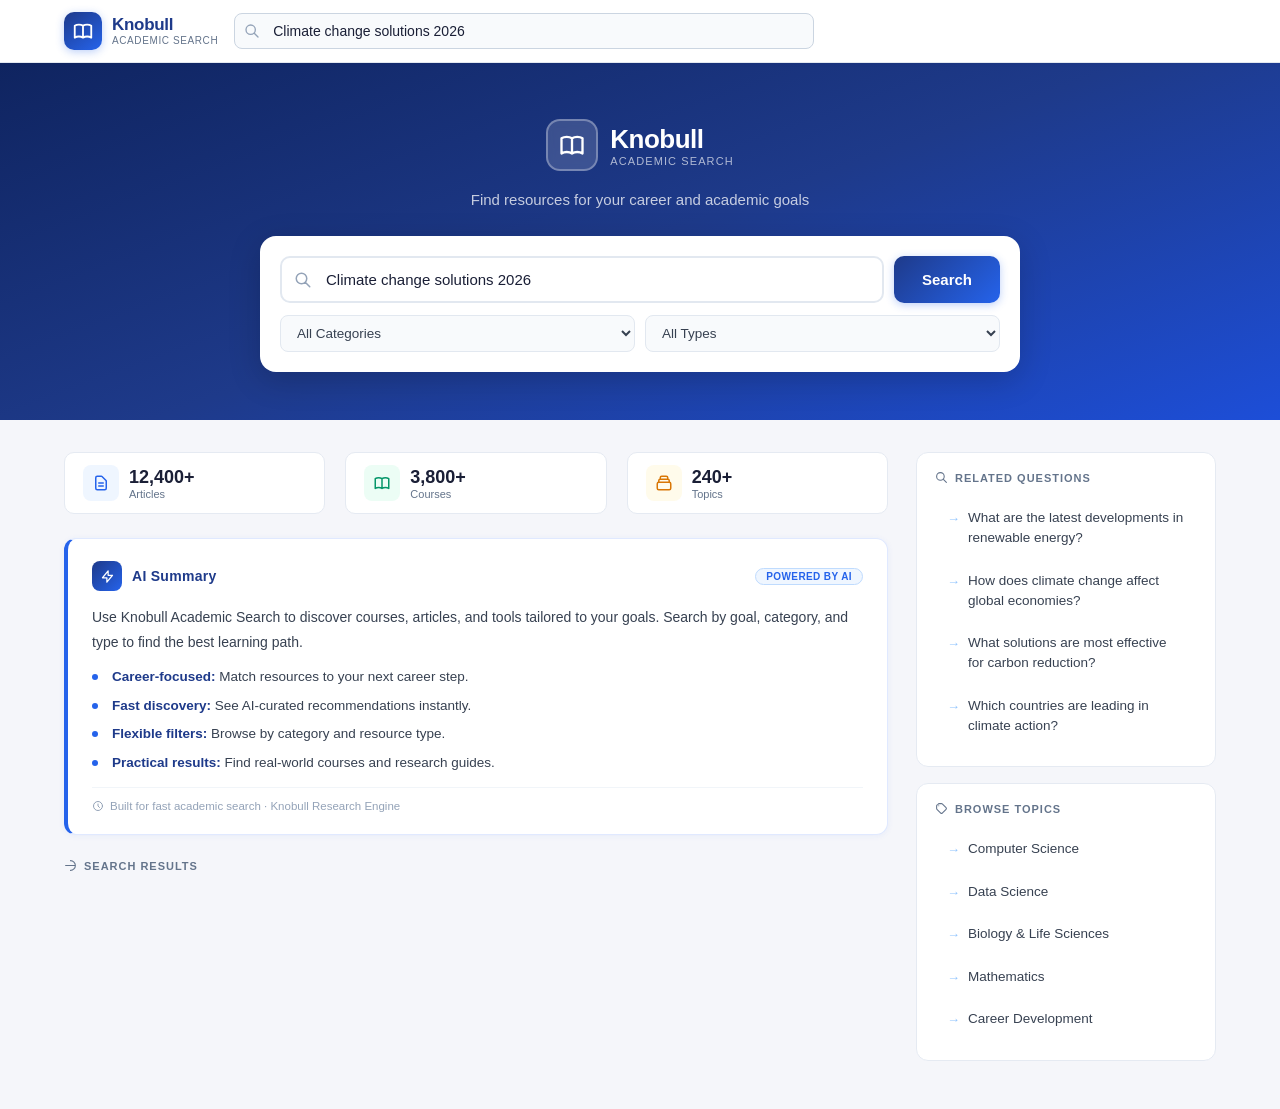
<file: public/index.html>
<!DOCTYPE html>
<html lang="en">
<head>
    <meta charset="UTF-8" />
    <meta name="viewport" content="width=device-width, initial-scale=1.0" />
    <title>Knobull Academic Search</title>
    <link rel="stylesheet" href="style.css" />
</head>
<body>

    <!-- ══ HEADER ══ -->
    <header>
        <div class="header-inner">
            <a href="#" class="logo">
                <div class="logo-mark">
                    <svg fill="none" stroke="currentColor" viewBox="0 0 24 24">
                        <path stroke-linecap="round" stroke-linejoin="round" stroke-width="2"
                            d="M12 6.253v13m0-13C10.832 5.477 9.246 5 7.5 5S4.168 5.477 3 6.253v13C4.168 18.477 5.754 18 7.5 18s3.332.477 4.5 1.253m0-13C13.168 5.477 14.754 5 16.5 5c1.747 0 3.332.477 4.5 1.253v13C19.832 18.477 18.247 18 16.5 18c-1.746 0-3.332.477-4.5 1.253"/>
                    </svg>
                </div>
                <div class="logo-text">
                    <span class="brand">Knobull</span>
                    <span class="sub">Academic Search</span>
                </div>
            </a>
            <div class="header-search">
                <svg fill="none" stroke="currentColor" viewBox="0 0 24 24">
                    <path stroke-linecap="round" stroke-linejoin="round" stroke-width="2"
                        d="M21 21l-6-6m2-5a7 7 0 11-14 0 7 7 0 0114 0z"/>
                </svg>
                <input type="text" placeholder="Search papers, topics, courses…" value="Climate change solutions 2026" />
            </div>
        </div>
    </header>

    <!-- ══ HERO ══ -->
    <div class="hero">
        <div class="hero-logo">
            <div class="hero-logo-mark">
                <svg fill="none" stroke="currentColor" viewBox="0 0 24 24">
                    <path stroke-linecap="round" stroke-linejoin="round" stroke-width="2"
                        d="M12 6.253v13m0-13C10.832 5.477 9.246 5 7.5 5S4.168 5.477 3 6.253v13C4.168 18.477 5.754 18 7.5 18s3.332.477 4.5 1.253m0-13C13.168 5.477 14.754 5 16.5 5c1.747 0 3.332.477 4.5 1.253v13C19.832 18.477 18.247 18 16.5 18c-1.746 0-3.332.477-4.5 1.253"/>
                </svg>
            </div>
            <div class="hero-logo-text">
                <div class="brand">Knobull</div>
                <div class="sub">Academic Search</div>
            </div>
        </div>

        <h2>Find resources for your career and academic goals</h2>

        <div class="search-card">
            <div class="search-row">
                <div class="search-input-wrap">
                    <svg fill="none" stroke="currentColor" viewBox="0 0 24 24">
                        <path stroke-linecap="round" stroke-linejoin="round" stroke-width="2"
                            d="M21 21l-6-6m2-5a7 7 0 11-14 0 7 7 0 0114 0z"/>
                    </svg>
                    <input type="text" id="goalInput" placeholder="e.g. I want to learn Go..."
                        autocomplete="off" value="Climate change solutions 2026" />
                </div>
                <button class="search-btn" id="searchBtn">Search</button>
            </div>
            <div class="filter-row">
                <select id="categoryFilter">
                    <option value="">All Categories</option>
                    <option value="Computer Science">Computer Science</option>
                    <option value="Career Advice">Career Advice</option>
                    <option value="Data Science">Data Science</option>
                    <option value="Research Tool">Research Tool</option>
                    <option value="Healthcare">Healthcare</option>
                    <option value="Architecture">Architecture</option>
                    <option value="Marketing">Marketing</option>
                    <option value="Game Design">Game Design</option>
                    <option value="Biology">Biology</option>
                    <option value="Science">Science</option>
                    <option value="Mathematics">Mathematics</option>
                    <option value="Technology">Technology</option>
                </select>
                <select id="typeFilter">
                    <option value="">All Types</option>
                    <option value="external_course">External Courses &amp; Tools</option>
                    <option value="internal_article">Internal Articles</option>
                </select>
            </div>
        </div>
    </div>

    <!-- ══ LOADING ══ -->
    <div id="loadingIndicator">Loading recommendations...</div>

    <!-- ══ MAIN ══ -->
    <div class="main-content">
        <div>

            <!-- Stats Bar -->
            <div class="stats-bar">
                <div class="stat">
                    <div class="stat-icon blue">
                        <svg fill="none" stroke="currentColor" viewBox="0 0 24 24">
                            <path stroke-linecap="round" stroke-linejoin="round" stroke-width="2"
                                d="M9 12h6m-6 4h6m2 5H7a2 2 0 01-2-2V5a2 2 0 012-2h5.586a1 1 0 01.707.293l5.414 5.414a1 1 0 01.293.707V19a2 2 0 01-2 2z"/>
                        </svg>
                    </div>
                    <div class="stat-body">
                        <div class="num">12,400+</div>
                        <div class="lbl">Articles</div>
                    </div>
                </div>
                <div class="stat">
                    <div class="stat-icon green">
                        <svg fill="none" stroke="currentColor" viewBox="0 0 24 24">
                            <path stroke-linecap="round" stroke-linejoin="round" stroke-width="2"
                                d="M12 6.253v13m0-13C10.832 5.477 9.246 5 7.5 5S4.168 5.477 3 6.253v13C4.168 18.477 5.754 18 7.5 18s3.332.477 4.5 1.253m0-13C13.168 5.477 14.754 5 16.5 5c1.747 0 3.332.477 4.5 1.253v13C19.832 18.477 18.247 18 16.5 18c-1.746 0-3.332.477-4.5 1.253"/>
                        </svg>
                    </div>
                    <div class="stat-body">
                        <div class="num">3,800+</div>
                        <div class="lbl">Courses</div>
                    </div>
                </div>
                <div class="stat">
                    <div class="stat-icon amber">
                        <svg fill="none" stroke="currentColor" viewBox="0 0 24 24">
                            <path stroke-linecap="round" stroke-linejoin="round" stroke-width="2"
                                d="M19 11H5m14 0a2 2 0 012 2v6a2 2 0 01-2 2H5a2 2 0 01-2-2v-6a2 2 0 012-2m14 0V9a2 2 0 00-2-2M5 11V9a2 2 0 012-2m0 0V5a2 2 0 012-2h6a2 2 0 012 2v2M7 7h10"/>
                        </svg>
                    </div>
                    <div class="stat-body">
                        <div class="num">240+</div>
                        <div class="lbl">Topics</div>
                    </div>
                </div>
            </div>

            <!-- AI Summary -->
            <div class="ai-summary">
                <div class="ai-header">
                    <div class="ai-badge">
                        <svg fill="none" stroke="currentColor" viewBox="0 0 24 24">
                            <path stroke-linecap="round" stroke-linejoin="round" stroke-width="2"
                                d="M13 10V3L4 14h7v7l9-11h-7z"/>
                        </svg>
                    </div>
                    <span>AI Summary</span>
                    <span class="ai-tag">Powered by AI</span>
                </div>
                <div class="ai-body">
                    <p id="summaryText">
                        Use Knobull Academic Search to discover courses, articles, and tools tailored
                        to your goals. Search by goal, category, and type to find the best learning path.
                    </p>
                    <ul>
                        <li><strong>Career-focused:</strong> Match resources to your next career step.</li>
                        <li><strong>Fast discovery:</strong> See AI-curated recommendations instantly.</li>
                        <li><strong>Flexible filters:</strong> Browse by category and resource type.</li>
                        <li><strong>Practical results:</strong> Find real-world courses and research guides.</li>
                    </ul>
                </div>
                <div class="ai-footer">
                    <svg fill="none" stroke="currentColor" viewBox="0 0 24 24">
                        <path stroke-linecap="round" stroke-linejoin="round" stroke-width="2"
                            d="M12 8v4l3 3m6-3a9 9 0 11-18 0 9 9 0 0118 0z"/>
                    </svg>
                    Built for fast academic search · Knobull Research Engine
                </div>
            </div>

            <!-- Results Section -->
            <div class="section-label">
                <svg fill="none" stroke="currentColor" viewBox="0 0 24 24">
                    <path stroke-linecap="round" stroke-linejoin="round" stroke-width="2"
                        d="M21 12a9 9 0 01-9 9m9-9a9 9 0 00-9-9m9 9H3"/>
                </svg>
                Search Results
            </div>
            <div id="summaryLabel" class="section-label"></div>
            <div class="results" id="resultsContainer"></div>

        </div>

        <!-- ══ SIDEBAR ══ -->
        <aside class="sidebar">
            <div class="sidebar-card">
                <div class="section-label">
                    <svg fill="none" stroke="currentColor" viewBox="0 0 24 24">
                        <path stroke-linecap="round" stroke-linejoin="round" stroke-width="2"
                            d="M21 21l-6-6m2-5a7 7 0 11-14 0 7 7 0 0114 0z"/>
                    </svg>
                    Related Questions
                </div>
                <a href="#" class="related-item">What are the latest developments in renewable energy?</a>
                <a href="#" class="related-item">How does climate change affect global economies?</a>
                <a href="#" class="related-item">What solutions are most effective for carbon reduction?</a>
                <a href="#" class="related-item">Which countries are leading in climate action?</a>
            </div>

            <div class="sidebar-card">
                <div class="section-label">
                    <svg fill="none" stroke="currentColor" viewBox="0 0 24 24">
                        <path stroke-linecap="round" stroke-linejoin="round" stroke-width="2"
                            d="M7 7h.01M7 3h5c.512 0 1.024.195 1.414.586l7 7a2 2 0 010 2.828l-7 7a2 2 0 01-2.828 0l-7-7A2 2 0 013 12V7a2 2 0 012-2z"/>
                    </svg>
                    Browse Topics
                </div>
                <a href="#" class="related-item">Computer Science</a>
                <a href="#" class="related-item">Data Science</a>
                <a href="#" class="related-item">Biology &amp; Life Sciences</a>
                <a href="#" class="related-item">Mathematics</a>
                <a href="#" class="related-item">Career Development</a>
            </div>
        </aside>
    </div>

    <script src="app.js"></script>
</body>
</html>
</file>
<file: public/style.css>
/* ── Reset ── */
* {
    box-sizing: border-box;
    margin: 0;
    padding: 0;
}

/* ── Base ── */
body {
    font-family: -apple-system, BlinkMacSystemFont, 'Segoe UI', Georgia, sans-serif;
    min-height: 100vh;
    background: #f5f6fa;
    color: #1a1f36;
}

/* ══════════════════════════════
   HEADER
══════════════════════════════ */
header {
    position: sticky;
    top: 0;
    z-index: 50;
    background: #fff;
    border-bottom: 1px solid #e3e8f0;
    box-shadow: 0 1px 4px rgba(30, 41, 90, 0.06);
}

.header-inner {
    max-width: 1200px;
    margin: 0 auto;
    padding: 12px 24px;
    display: flex;
    align-items: center;
    gap: 16px;
}

/* Logo */
.logo {
    display: flex;
    align-items: center;
    gap: 10px;
    text-decoration: none;
    flex-shrink: 0;
}

.logo-mark {
    width: 38px;
    height: 38px;
    background: linear-gradient(145deg, #1e3a8a, #2563eb);
    border-radius: 10px;
    display: flex;
    align-items: center;
    justify-content: center;
    box-shadow: 0 2px 8px rgba(37, 99, 235, 0.3);
}

.logo-mark svg {
    width: 22px;
    height: 22px;
    color: #fff;
}

.logo-text {
    display: flex;
    flex-direction: column;
    line-height: 1.1;
}

.logo-text .brand {
    font-size: 17px;
    font-weight: 700;
    color: #1e3a8a;
    letter-spacing: -0.3px;
}

.logo-text .sub {
    font-size: 10px;
    font-weight: 500;
    color: #64748b;
    letter-spacing: 0.06em;
    text-transform: uppercase;
}

/* Header search bar */
.header-search {
    flex: 1;
    max-width: 580px;
    position: relative;
}

.header-search input {
    width: 100%;
    padding: 9px 14px 9px 38px;
    border: 1.5px solid #cbd5e1;
    border-radius: 8px;
    font-size: 14px;
    background: #f8fafc;
    color: #1a1f36;
    outline: none;
    transition: border-color 0.2s, box-shadow 0.2s;
}

.header-search input:focus {
    border-color: #2563eb;
    background: #fff;
    box-shadow: 0 0 0 3px rgba(37, 99, 235, 0.1);
}

.header-search svg {
    position: absolute;
    left: 10px;
    top: 50%;
    transform: translateY(-50%);
    width: 16px;
    height: 16px;
    color: #94a3b8;
    pointer-events: none;
}

/* ══════════════════════════════
   HERO
══════════════════════════════ */
.hero {
    background: linear-gradient(160deg, #0f2460 0%, #1e3a8a 50%, #1d4ed8 100%);
    padding: 56px 24px 48px;
    text-align: center;
}

.hero-logo {
    display: inline-flex;
    align-items: center;
    gap: 12px;
    margin-bottom: 20px;
}

.hero-logo-mark {
    width: 52px;
    height: 52px;
    background: rgba(255, 255, 255, 0.15);
    border: 2px solid rgba(255, 255, 255, 0.3);
    border-radius: 14px;
    display: flex;
    align-items: center;
    justify-content: center;
    backdrop-filter: blur(4px);
}

.hero-logo-mark svg {
    width: 28px;
    height: 28px;
    color: #fff;
}

.hero-logo-text {
    text-align: left;
}

.hero-logo-text .brand {
    font-size: 26px;
    font-weight: 700;
    color: #fff;
    letter-spacing: -0.5px;
}

.hero-logo-text .sub {
    font-size: 11px;
    font-weight: 500;
    color: rgba(255, 255, 255, 0.65);
    letter-spacing: 0.1em;
    text-transform: uppercase;
}

.hero h2 {
    font-size: 15px;
    color: rgba(255, 255, 255, 0.75);
    font-weight: 400;
    margin-bottom: 28px;
}

/* Search card inside hero */
.search-card {
    max-width: 760px;
    margin: 0 auto;
    background: #fff;
    border-radius: 16px;
    padding: 20px;
    box-shadow: 0 8px 32px rgba(0, 0, 0, 0.18);
}

.search-row {
    display: flex;
    gap: 10px;
    margin-bottom: 12px;
}

.search-input-wrap {
    flex: 1;
    position: relative;
}

.search-input-wrap svg {
    position: absolute;
    left: 14px;
    top: 50%;
    transform: translateY(-50%);
    width: 18px;
    height: 18px;
    color: #94a3b8;
    pointer-events: none;
}

.search-input-wrap input {
    width: 100%;
    padding: 13px 14px 13px 44px;
    border: 2px solid #e2e8f0;
    border-radius: 10px;
    font-size: 15px;
    color: #1a1f36;
    outline: none;
    transition: border-color 0.2s, box-shadow 0.2s;
}

.search-input-wrap input:focus {
    border-color: #2563eb;
    box-shadow: 0 0 0 3px rgba(37, 99, 235, 0.1);
}

.search-btn {
    padding: 13px 28px;
    background: linear-gradient(135deg, #1e3a8a, #2563eb);
    color: #fff;
    border: none;
    border-radius: 10px;
    font-size: 15px;
    font-weight: 600;
    cursor: pointer;
    transition: opacity 0.2s, box-shadow 0.2s;
    white-space: nowrap;
    box-shadow: 0 2px 8px rgba(37, 99, 235, 0.3);
}

.search-btn:hover {
    opacity: 0.9;
    box-shadow: 0 4px 16px rgba(37, 99, 235, 0.4);
}

.filter-row {
    display: flex;
    gap: 10px;
    flex-wrap: wrap;
}

.filter-row select {
    flex: 1;
    min-width: 160px;
    padding: 9px 12px;
    border: 1.5px solid #e2e8f0;
    border-radius: 8px;
    font-size: 13.5px;
    color: #374151;
    background: #f8fafc;
    outline: none;
    cursor: pointer;
    transition: border-color 0.2s;
}

.filter-row select:focus {
    border-color: #2563eb;
    background: #fff;
}

/* ══════════════════════════════
   LOADING
══════════════════════════════ */
#loadingIndicator {
    display: none;
    text-align: center;
    color: #64748b;
    font-size: 14px;
    padding: 20px;
}

/* ══════════════════════════════
   MAIN CONTENT
══════════════════════════════ */
.main-content {
    max-width: 1200px;
    margin: 32px auto;
    padding: 0 24px;
    display: grid;
    grid-template-columns: 1fr 300px;
    gap: 28px;
}

@media (max-width: 860px) {
    .main-content {
        grid-template-columns: 1fr;
    }

    .sidebar {
        position: static;
    }
}

/* ── Section Label ── */
.section-label {
    display: flex;
    align-items: center;
    gap: 7px;
    font-size: 11px;
    font-weight: 700;
    letter-spacing: 0.09em;
    text-transform: uppercase;
    color: #64748b;
    margin-bottom: 14px;
}

.section-label svg {
    width: 13px;
    height: 13px;
    flex-shrink: 0;
}

/* ══════════════════════════════
   STATS BAR
══════════════════════════════ */
.stats-bar {
    display: flex;
    gap: 20px;
    margin-bottom: 24px;
    flex-wrap: wrap;
}

.stat {
    background: #fff;
    border: 1px solid #e5eaf2;
    border-radius: 10px;
    padding: 12px 18px;
    display: flex;
    align-items: center;
    gap: 10px;
    flex: 1;
    min-width: 130px;
}

.stat-icon {
    width: 36px;
    height: 36px;
    border-radius: 8px;
    display: flex;
    align-items: center;
    justify-content: center;
    flex-shrink: 0;
}

.stat-icon svg {
    width: 18px;
    height: 18px;
}

.stat-icon.blue {
    background: #eff6ff;
    color: #2563eb;
}

.stat-icon.green {
    background: #ecfdf5;
    color: #059669;
}

.stat-icon.amber {
    background: #fffbeb;
    color: #d97706;
}

.stat-body .num {
    font-size: 18px;
    font-weight: 700;
    color: #1a1f36;
}

.stat-body .lbl {
    font-size: 11px;
    color: #64748b;
}

/* ══════════════════════════════
   AI SUMMARY
══════════════════════════════ */
.ai-summary {
    background: #fff;
    border: 1px solid #e0e9ff;
    border-left: 4px solid #2563eb;
    border-radius: 12px;
    padding: 22px 24px;
    margin-bottom: 24px;
    box-shadow: 0 1px 6px rgba(37, 99, 235, 0.07);
}

.ai-header {
    display: flex;
    align-items: center;
    gap: 10px;
    margin-bottom: 14px;
}

.ai-badge {
    width: 30px;
    height: 30px;
    background: linear-gradient(135deg, #1e3a8a, #2563eb);
    border-radius: 8px;
    display: flex;
    align-items: center;
    justify-content: center;
    flex-shrink: 0;
}

.ai-badge svg {
    width: 15px;
    height: 15px;
    color: #fff;
}

.ai-header span {
    font-size: 14px;
    font-weight: 700;
    color: #1e3a8a;
    letter-spacing: 0.02em;
}

.ai-header .ai-tag {
    margin-left: auto;
    font-size: 10px;
    font-weight: 600;
    color: #2563eb;
    background: #eff6ff;
    border: 1px solid #bfdbfe;
    border-radius: 20px;
    padding: 2px 10px;
    letter-spacing: 0.04em;
    text-transform: uppercase;
}

.ai-body p {
    font-size: 14px;
    color: #374151;
    line-height: 1.75;
    margin-bottom: 12px;
}

.ai-body ul {
    padding-left: 0;
    display: grid;
    gap: 7px;
    list-style: none;
}

.ai-body li {
    font-size: 13.5px;
    color: #374151;
    line-height: 1.6;
    padding-left: 20px;
    position: relative;
}

.ai-body li::before {
    content: '';
    position: absolute;
    left: 0;
    top: 8px;
    width: 6px;
    height: 6px;
    background: #2563eb;
    border-radius: 50%;
}

.ai-body li strong {
    color: #1e3a8a;
}

.ai-footer {
    margin-top: 14px;
    display: flex;
    align-items: center;
    gap: 6px;
    font-size: 11.5px;
    color: #94a3b8;
    border-top: 1px solid #f1f5f9;
    padding-top: 12px;
}

.ai-footer svg {
    width: 12px;
    height: 12px;
}

/* ══════════════════════════════
   RESULT CARDS
══════════════════════════════ */
.results {
    display: grid;
    gap: 10px;
}

.result-card {
    background: #fff;
    border: 1px solid #e5eaf2;
    border-radius: 12px;
    padding: 18px 20px;
    text-decoration: none;
    color: inherit;
    display: block;
    transition: border-color 0.2s, box-shadow 0.2s, transform 0.15s;
}

.result-card:hover {
    border-color: #93c5fd;
    box-shadow: 0 4px 20px rgba(37, 99, 235, 0.1);
    transform: translateY(-1px);
}

.result-meta {
    display: flex;
    align-items: center;
    gap: 8px;
    margin-bottom: 5px;
    font-size: 12px;
    color: #64748b;
}

.result-meta svg {
    width: 12px;
    height: 12px;
}

.result-type-badge {
    font-size: 10px;
    font-weight: 600;
    padding: 2px 8px;
    border-radius: 20px;
    text-transform: uppercase;
    letter-spacing: 0.05em;
}

.badge-course {
    background: #ecfdf5;
    color: #059669;
    border: 1px solid #a7f3d0;
}

.badge-article {
    background: #fff7ed;
    color: #ea580c;
    border: 1px solid #fed7aa;
}

.result-title {
    font-size: 16px;
    font-weight: 600;
    color: #1e3a8a;
    margin-bottom: 6px;
    line-height: 1.35;
}

.result-card:hover .result-title {
    color: #2563eb;
}

.result-snippet {
    font-size: 13.5px;
    color: #4b5563;
    line-height: 1.65;
}

/* ══════════════════════════════
   SIDEBAR
══════════════════════════════ */
.sidebar {
    position: sticky;
    top: 76px;
    align-self: start;
}

.sidebar-card {
    background: #fff;
    border: 1px solid #e5eaf2;
    border-radius: 12px;
    padding: 18px;
    margin-bottom: 16px;
}

.related-item {
    display: flex;
    align-items: flex-start;
    gap: 8px;
    padding: 10px 12px;
    border-radius: 8px;
    text-decoration: none;
    color: #374151;
    font-size: 13.5px;
    line-height: 1.5;
    transition: 0.15s, color 0.15s;
    margin-bottom: 2px;
}

.related-item::before {
    content: '→';
    color: #93c5fd;
    font-size: 13px;
    flex-shrink: 0;
    margin-top: 1px;
}

.related-item:hover {
    background: #eff6ff;
    color: #1e3a8a;
}

/* ── Summary label below section label ── */
#summaryLabel {
    font-size: 0.9rem;
    font-weight: 400;
    color: #64748b;
    margin-top: -8px;
    margin-bottom: 14px;
    text-transform: none;
    letter-spacing: 0;
}
</file>
<file: java-search-engine/public/style.css>
/* ── Reset ── */
* {
    box-sizing: border-box;
    margin: 0;
    padding: 0;
}

/* ── Base ── */
body {
    font-family: -apple-system, BlinkMacSystemFont, 'Segoe UI', Georgia, sans-serif;
    min-height: 100vh;
    background: #f5f6fa;
    color: #1a1f36;
}

/* ══════════════════════════════
   HEADER
══════════════════════════════ */
header {
    position: sticky;
    top: 0;
    z-index: 50;
    background: #fff;
    border-bottom: 1px solid #e3e8f0;
    box-shadow: 0 1px 4px rgba(30, 41, 90, 0.06);
}

.header-inner {
    max-width: 1200px;
    margin: 0 auto;
    padding: 12px 24px;
    display: flex;
    align-items: center;
    gap: 16px;
}

/* Logo */
.logo {
    display: flex;
    align-items: center;
    gap: 10px;
    text-decoration: none;
    flex-shrink: 0;
}

.logo-mark {
    width: 38px;
    height: 38px;
    background: linear-gradient(145deg, #1e3a8a, #2563eb);
    border-radius: 10px;
    display: flex;
    align-items: center;
    justify-content: center;
    box-shadow: 0 2px 8px rgba(37, 99, 235, 0.3);
}

.logo-mark svg {
    width: 22px;
    height: 22px;
    color: #fff;
}

.logo-text {
    display: flex;
    flex-direction: column;
    line-height: 1.1;
}

.logo-text .brand {
    font-size: 17px;
    font-weight: 700;
    color: #1e3a8a;
    letter-spacing: -0.3px;
}

.logo-text .sub {
    font-size: 10px;
    font-weight: 500;
    color: #64748b;
    letter-spacing: 0.06em;
    text-transform: uppercase;
}

/* Header search bar */
.header-search {
    flex: 1;
    max-width: 580px;
    position: relative;
}

.header-search input {
    width: 100%;
    padding: 9px 14px 9px 38px;
    border: 1.5px solid #cbd5e1;
    border-radius: 8px;
    font-size: 14px;
    background: #f8fafc;
    color: #1a1f36;
    outline: none;
    transition: border-color 0.2s, box-shadow 0.2s;
}

.header-search input:focus {
    border-color: #2563eb;
    background: #fff;
    box-shadow: 0 0 0 3px rgba(37, 99, 235, 0.1);
}

.header-search svg {
    position: absolute;
    left: 10px;
    top: 50%;
    transform: translateY(-50%);
    width: 16px;
    height: 16px;
    color: #94a3b8;
    pointer-events: none;
}

/* ══════════════════════════════
   HERO
══════════════════════════════ */
.hero {
    background: linear-gradient(160deg, #0f2460 0%, #1e3a8a 50%, #1d4ed8 100%);
    padding: 56px 24px 48px;
    text-align: center;
}

.hero-logo {
    display: inline-flex;
    align-items: center;
    gap: 12px;
    margin-bottom: 20px;
}

.hero-logo-mark {
    width: 52px;
    height: 52px;
    background: rgba(255, 255, 255, 0.15);
    border: 2px solid rgba(255, 255, 255, 0.3);
    border-radius: 14px;
    display: flex;
    align-items: center;
    justify-content: center;
    backdrop-filter: blur(4px);
}

.hero-logo-mark svg {
    width: 28px;
    height: 28px;
    color: #fff;
}

.hero-logo-text {
    text-align: left;
}

.hero-logo-text .brand {
    font-size: 26px;
    font-weight: 700;
    color: #fff;
    letter-spacing: -0.5px;
}

.hero-logo-text .sub {
    font-size: 11px;
    font-weight: 500;
    color: rgba(255, 255, 255, 0.65);
    letter-spacing: 0.1em;
    text-transform: uppercase;
}

.hero h2 {
    font-size: 15px;
    color: rgba(255, 255, 255, 0.75);
    font-weight: 400;
    margin-bottom: 28px;
}

/* Search card inside hero */
.search-card {
    max-width: 760px;
    margin: 0 auto;
    background: #fff;
    border-radius: 16px;
    padding: 20px;
    box-shadow: 0 8px 32px rgba(0, 0, 0, 0.18);
}

.search-row {
    display: flex;
    gap: 10px;
    margin-bottom: 12px;
}

.search-input-wrap {
    flex: 1;
    position: relative;
}

.search-input-wrap svg {
    position: absolute;
    left: 14px;
    top: 50%;
    transform: translateY(-50%);
    width: 18px;
    height: 18px;
    color: #94a3b8;
    pointer-events: none;
}

.search-input-wrap input {
    width: 100%;
    padding: 13px 14px 13px 44px;
    border: 2px solid #e2e8f0;
    border-radius: 10px;
    font-size: 15px;
    color: #1a1f36;
    outline: none;
    transition: border-color 0.2s, box-shadow 0.2s;
}

.search-input-wrap input:focus {
    border-color: #2563eb;
    box-shadow: 0 0 0 3px rgba(37, 99, 235, 0.1);
}

.search-btn {
    padding: 13px 28px;
    background: linear-gradient(135deg, #1e3a8a, #2563eb);
    color: #fff;
    border: none;
    border-radius: 10px;
    font-size: 15px;
    font-weight: 600;
    cursor: pointer;
    transition: opacity 0.2s, box-shadow 0.2s;
    white-space: nowrap;
    box-shadow: 0 2px 8px rgba(37, 99, 235, 0.3);
}

.search-btn:hover {
    opacity: 0.9;
    box-shadow: 0 4px 16px rgba(37, 99, 235, 0.4);
}

.filter-row {
    display: flex;
    gap: 10px;
    flex-wrap: wrap;
}

.filter-row select {
    flex: 1;
    min-width: 160px;
    padding: 9px 12px;
    border: 1.5px solid #e2e8f0;
    border-radius: 8px;
    font-size: 13.5px;
    color: #374151;
    background: #f8fafc;
    outline: none;
    cursor: pointer;
    transition: border-color 0.2s;
}

.filter-row select:focus {
    border-color: #2563eb;
    background: #fff;
}

/* ══════════════════════════════
   LOADING
══════════════════════════════ */
#loadingIndicator {
    display: none;
    text-align: center;
    color: #64748b;
    font-size: 14px;
    padding: 20px;
}

/* ══════════════════════════════
   MAIN CONTENT
══════════════════════════════ */
.main-content {
    max-width: 1200px;
    margin: 32px auto;
    padding: 0 24px;
    display: grid;
    grid-template-columns: 1fr 300px;
    gap: 28px;
}

@media (max-width: 860px) {
    .main-content {
        grid-template-columns: 1fr;
    }

    .sidebar {
        position: static;
    }
}

/* ── Section Label ── */
.section-label {
    display: flex;
    align-items: center;
    gap: 7px;
    font-size: 11px;
    font-weight: 700;
    letter-spacing: 0.09em;
    text-transform: uppercase;
    color: #64748b;
    margin-bottom: 14px;
}

.section-label svg {
    width: 13px;
    height: 13px;
    flex-shrink: 0;
}

/* ══════════════════════════════
   STATS BAR
══════════════════════════════ */
.stats-bar {
    display: flex;
    gap: 20px;
    margin-bottom: 24px;
    flex-wrap: wrap;
}

.stat {
    background: #fff;
    border: 1px solid #e5eaf2;
    border-radius: 10px;
    padding: 12px 18px;
    display: flex;
    align-items: center;
    gap: 10px;
    flex: 1;
    min-width: 130px;
}

.stat-icon {
    width: 36px;
    height: 36px;
    border-radius: 8px;
    display: flex;
    align-items: center;
    justify-content: center;
    flex-shrink: 0;
}

.stat-icon svg {
    width: 18px;
    height: 18px;
}

.stat-icon.blue {
    background: #eff6ff;
    color: #2563eb;
}

.stat-icon.green {
    background: #ecfdf5;
    color: #059669;
}

.stat-icon.amber {
    background: #fffbeb;
    color: #d97706;
}

.stat-body .num {
    font-size: 18px;
    font-weight: 700;
    color: #1a1f36;
}

.stat-body .lbl {
    font-size: 11px;
    color: #64748b;
}

/* ══════════════════════════════
   AI SUMMARY
══════════════════════════════ */
.ai-summary {
    background: #fff;
    border: 1px solid #e0e9ff;
    border-left: 4px solid #2563eb;
    border-radius: 12px;
    padding: 22px 24px;
    margin-bottom: 24px;
    box-shadow: 0 1px 6px rgba(37, 99, 235, 0.07);
}

.ai-header {
    display: flex;
    align-items: center;
    gap: 10px;
    margin-bottom: 14px;
}

.ai-badge {
    width: 30px;
    height: 30px;
    background: linear-gradient(135deg, #1e3a8a, #2563eb);
    border-radius: 8px;
    display: flex;
    align-items: center;
    justify-content: center;
    flex-shrink: 0;
}

.ai-badge svg {
    width: 15px;
    height: 15px;
    color: #fff;
}

.ai-header span {
    font-size: 14px;
    font-weight: 700;
    color: #1e3a8a;
    letter-spacing: 0.02em;
}

.ai-header .ai-tag {
    margin-left: auto;
    font-size: 10px;
    font-weight: 600;
    color: #2563eb;
    background: #eff6ff;
    border: 1px solid #bfdbfe;
    border-radius: 20px;
    padding: 2px 10px;
    letter-spacing: 0.04em;
    text-transform: uppercase;
}

.ai-body p {
    font-size: 14px;
    color: #374151;
    line-height: 1.75;
    margin-bottom: 12px;
}

.ai-body ul {
    padding-left: 0;
    display: grid;
    gap: 7px;
    list-style: none;
}

.ai-body li {
    font-size: 13.5px;
    color: #374151;
    line-height: 1.6;
    padding-left: 20px;
    position: relative;
}

.ai-body li::before {
    content: '';
    position: absolute;
    left: 0;
    top: 8px;
    width: 6px;
    height: 6px;
    background: #2563eb;
    border-radius: 50%;
}

.ai-body li strong {
    color: #1e3a8a;
}

.ai-footer {
    margin-top: 14px;
    display: flex;
    align-items: center;
    gap: 6px;
    font-size: 11.5px;
    color: #94a3b8;
    border-top: 1px solid #f1f5f9;
    padding-top: 12px;
}

.ai-footer svg {
    width: 12px;
    height: 12px;
}

/* ══════════════════════════════
   RESULT CARDS
══════════════════════════════ */
.results {
    display: grid;
    gap: 10px;
}

.result-card {
    background: #fff;
    border: 1px solid #e5eaf2;
    border-radius: 12px;
    padding: 18px 20px;
    text-decoration: none;
    color: inherit;
    display: block;
    transition: border-color 0.2s, box-shadow 0.2s, transform 0.15s;
}

.result-card:hover {
    border-color: #93c5fd;
    box-shadow: 0 4px 20px rgba(37, 99, 235, 0.1);
    transform: translateY(-1px);
}

.result-meta {
    display: flex;
    align-items: center;
    gap: 8px;
    margin-bottom: 5px;
    font-size: 12px;
    color: #64748b;
}

.result-meta svg {
    width: 12px;
    height: 12px;
}

.result-type-badge {
    font-size: 10px;
    font-weight: 600;
    padding: 2px 8px;
    border-radius: 20px;
    text-transform: uppercase;
    letter-spacing: 0.05em;
}

.badge-course {
    background: #ecfdf5;
    color: #059669;
    border: 1px solid #a7f3d0;
}

.badge-article {
    background: #fff7ed;
    color: #ea580c;
    border: 1px solid #fed7aa;
}

.result-title {
    font-size: 16px;
    font-weight: 600;
    color: #1e3a8a;
    margin-bottom: 6px;
    line-height: 1.35;
}

.result-card:hover .result-title {
    color: #2563eb;
}

.result-snippet {
    font-size: 13.5px;
    color: #4b5563;
    line-height: 1.65;
}

/* ══════════════════════════════
   SIDEBAR
══════════════════════════════ */
.sidebar {
    position: sticky;
    top: 76px;
    align-self: start;
}

.sidebar-card {
    background: #fff;
    border: 1px solid #e5eaf2;
    border-radius: 12px;
    padding: 18px;
    margin-bottom: 16px;
}

.related-item {
    display: flex;
    align-items: flex-start;
    gap: 8px;
    padding: 10px 12px;
    border-radius: 8px;
    text-decoration: none;
    color: #374151;
    font-size: 13.5px;
    line-height: 1.5;
    transition: 0.15s, color 0.15s;
    margin-bottom: 2px;
}

.related-item::before {
    content: '→';
    color: #93c5fd;
    font-size: 13px;
    flex-shrink: 0;
    margin-top: 1px;
}

.related-item:hover {
    background: #eff6ff;
    color: #1e3a8a;
}

/* ── Summary label below section label ── */
#summaryLabel {
    font-size: 0.9rem;
    font-weight: 400;
    color: #64748b;
    margin-top: -8px;
    margin-bottom: 14px;
    text-transform: none;
    letter-spacing: 0;
}
</file>
